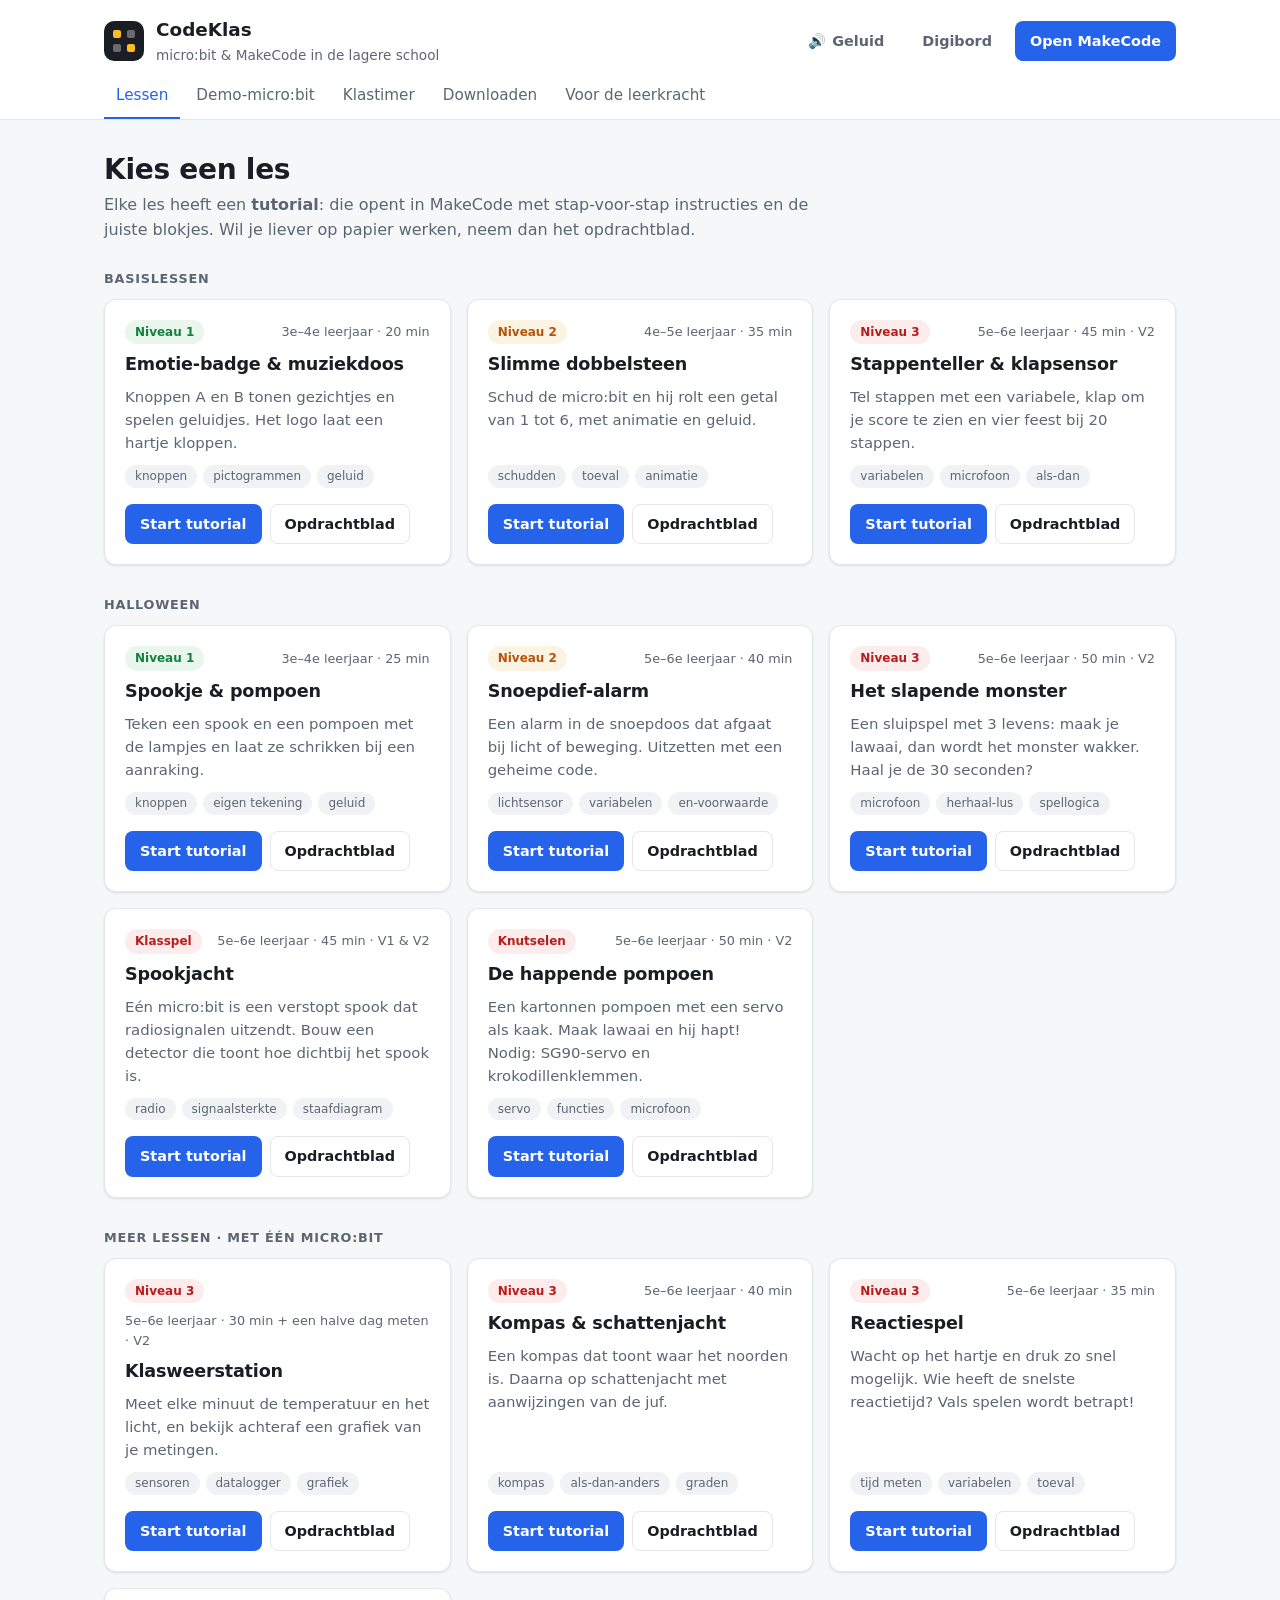
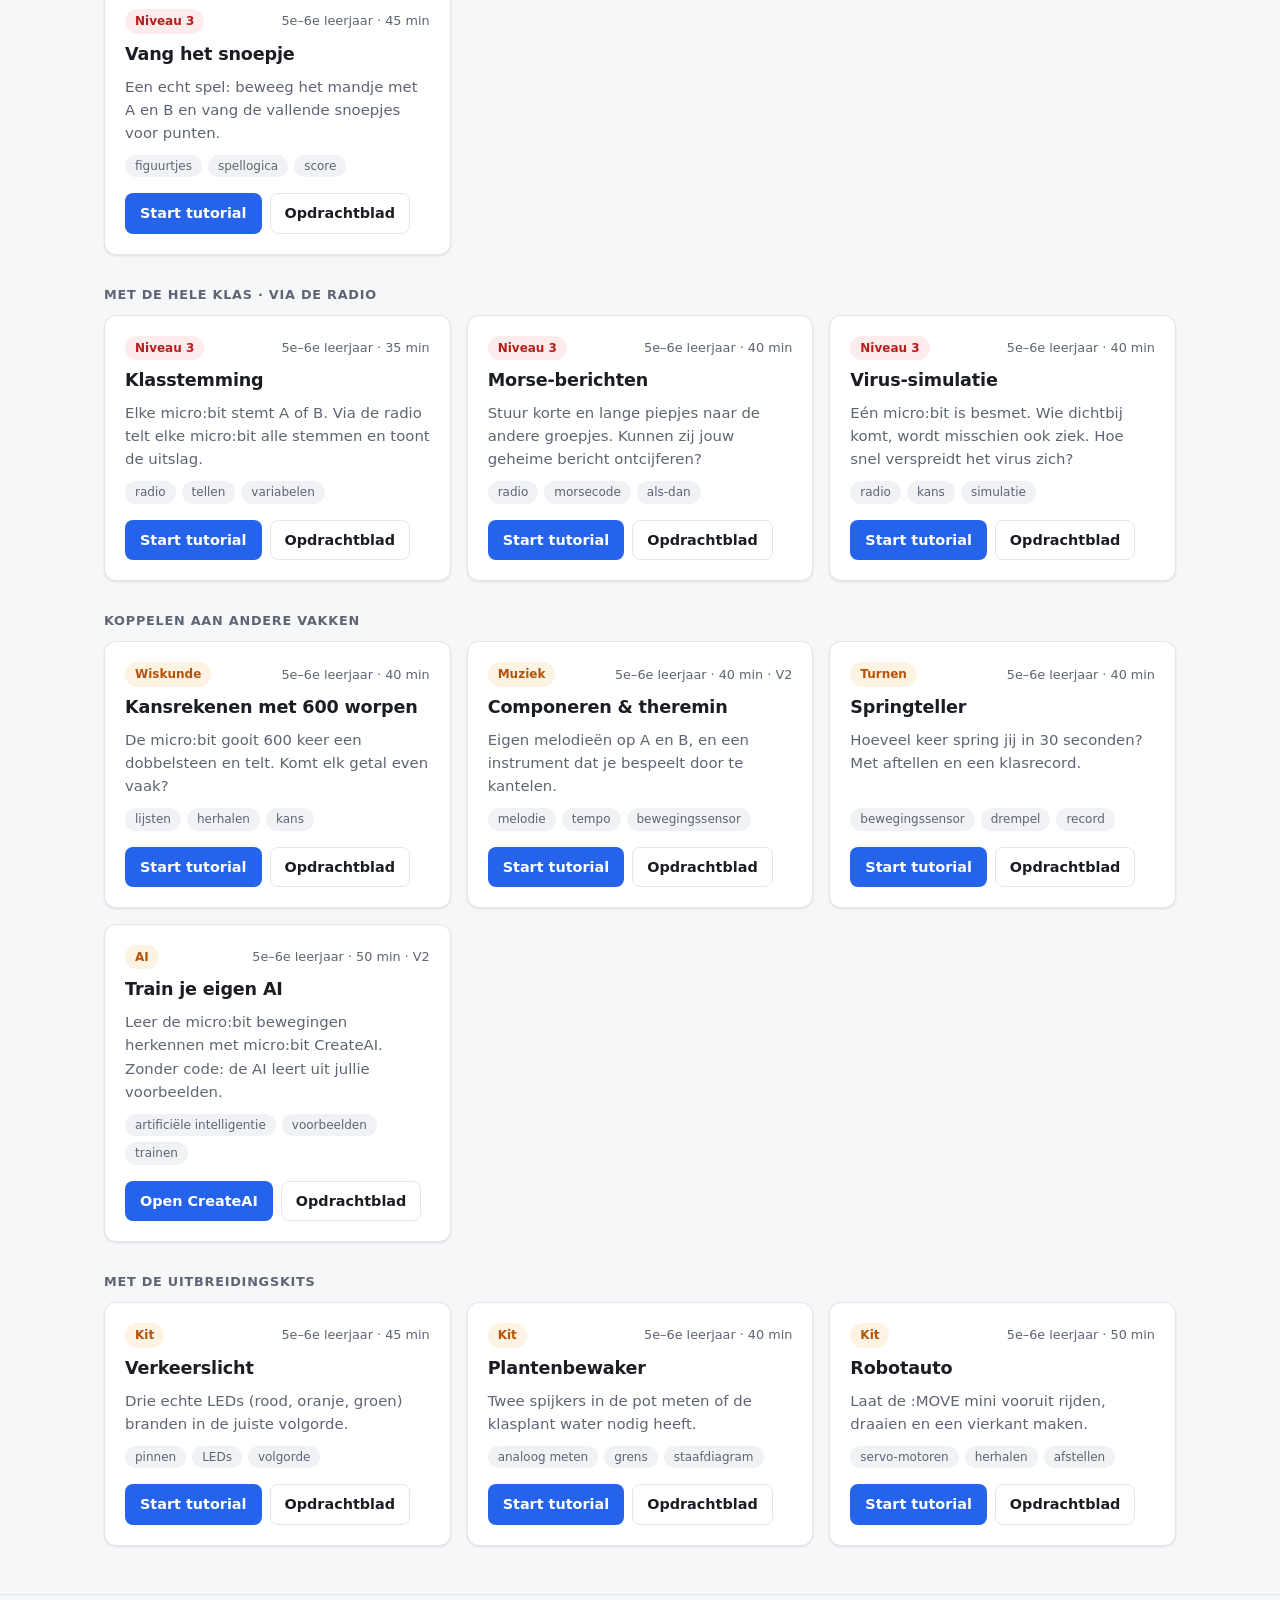
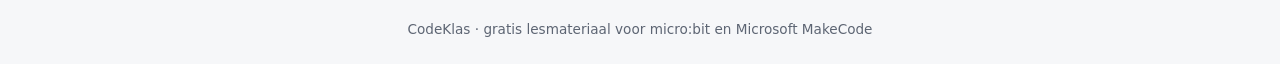
<file: index.html>
<!DOCTYPE html>
<html lang="nl">
<head>
  <meta charset="UTF-8">
  <meta http-equiv="refresh" content="0; url=site/">
  <title>CodeKlas</title>
</head>
<body>
  <p><a href="site/">Naar CodeKlas</a></p>
</body>
</html>
</file>
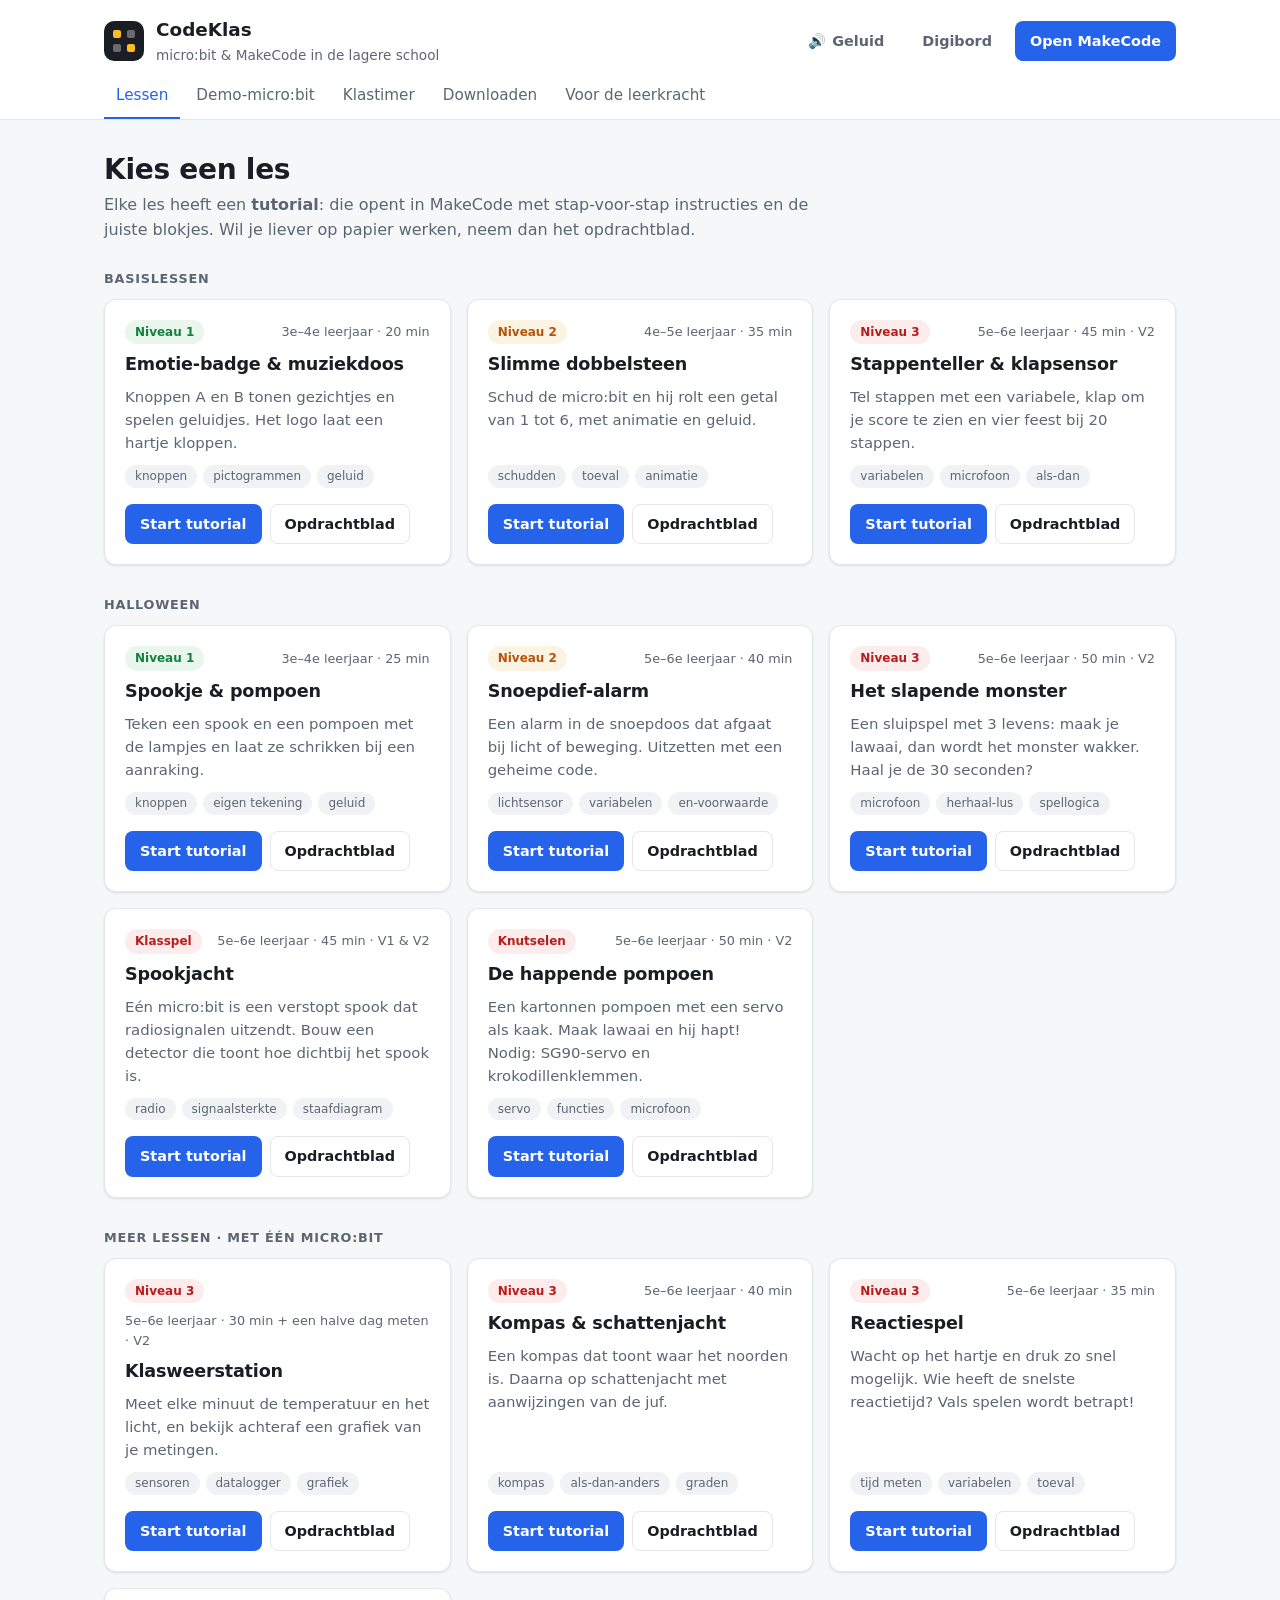
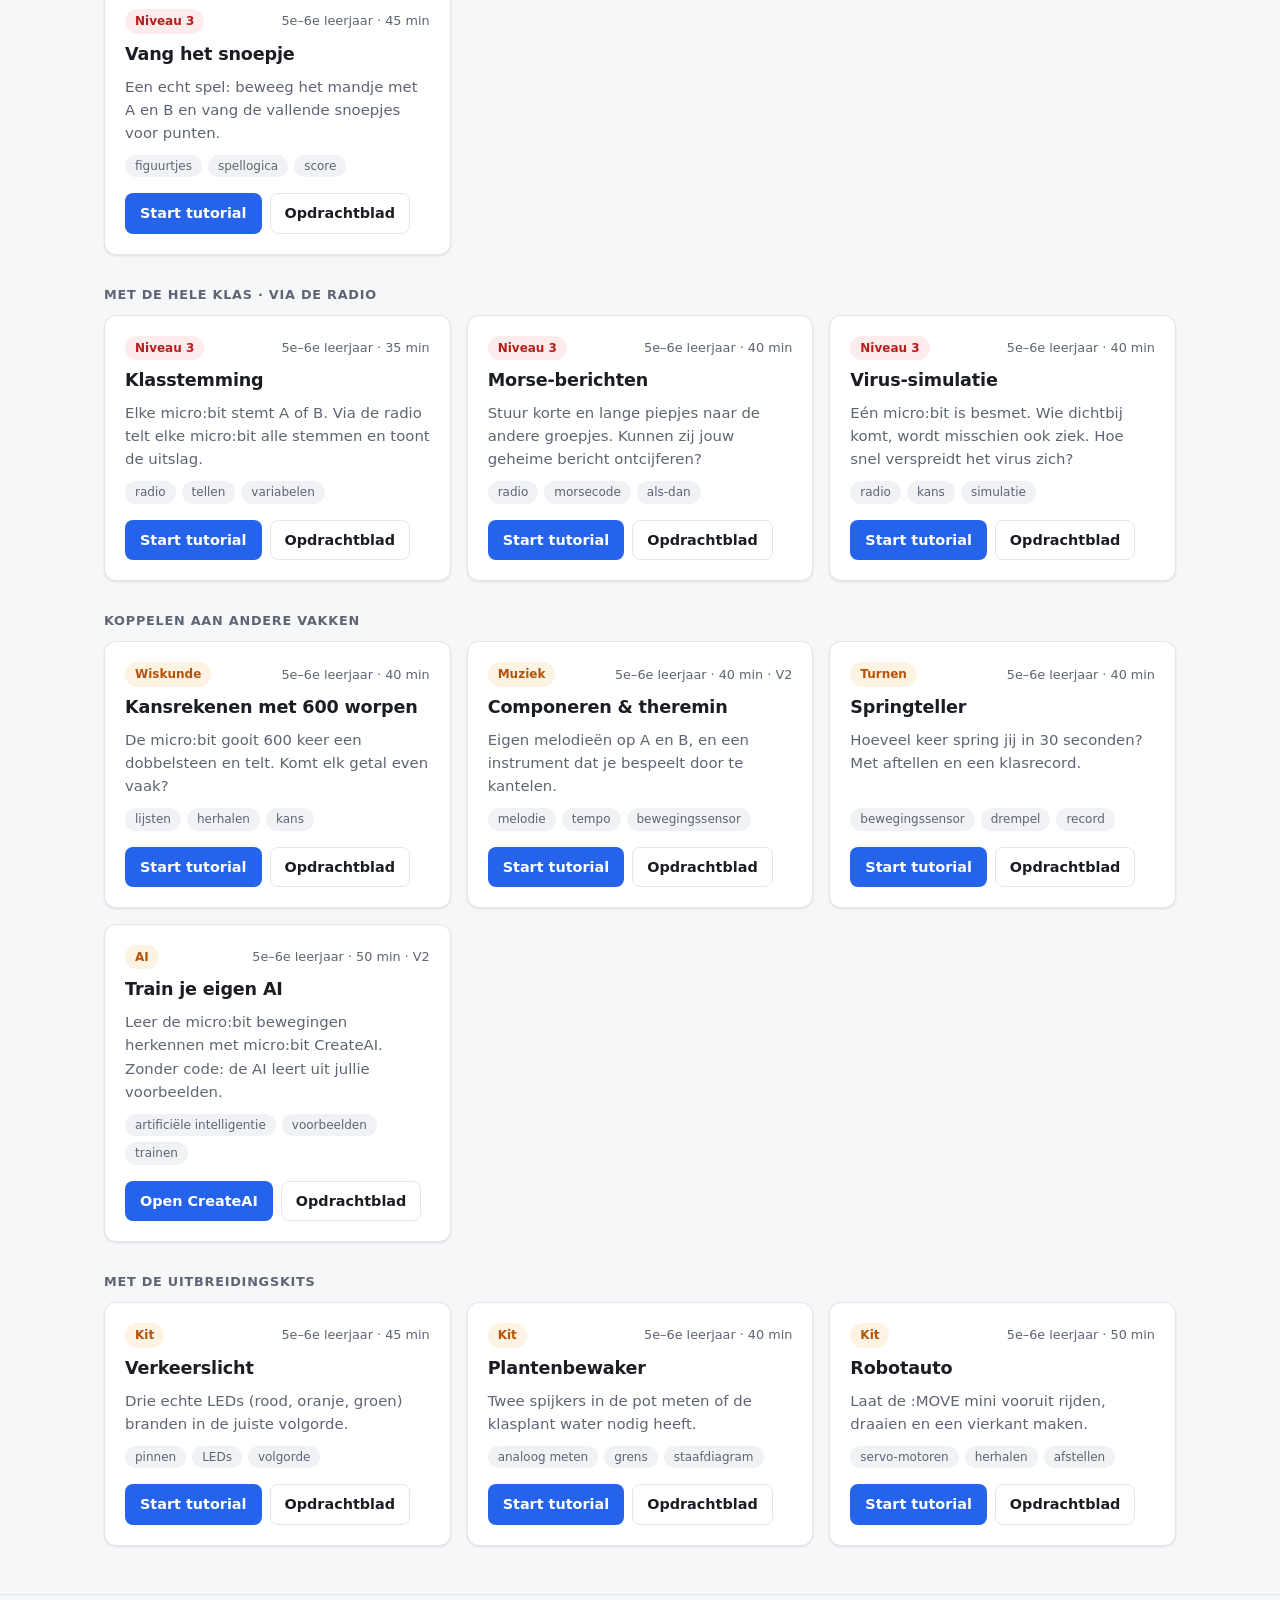
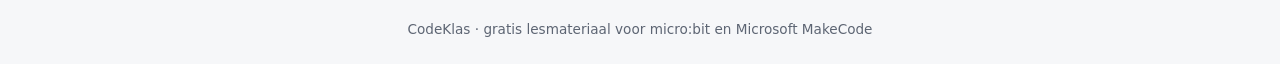
<file: site/index.html>
<!DOCTYPE html>
<html lang="nl">
<head>
  <meta charset="UTF-8">
  <meta name="viewport" content="width=device-width, initial-scale=1.0">
  <title>CodeKlas · micro:bit in de klas</title>
  <link rel="stylesheet" href="style.css">
</head>
<body>

  <header class="header">
    <div class="header-inner">
      <div class="brand">
        <div class="brand-mark" aria-hidden="true">
          <span></span><span></span><span></span><span></span>
        </div>
        <div>
          <div class="brand-name">CodeKlas</div>
          <div class="brand-sub">micro:bit &amp; MakeCode in de lagere school</div>
        </div>
      </div>
      <div class="header-actions">
        <button id="toggle-sound-btn" class="btn btn-ghost" title="Geluid aan/uit">
          <span id="sound-icon">🔊</span> Geluid
        </button>
        <button id="digibord-mode-btn" class="btn btn-ghost" title="Timer op volledig scherm">
          Digibord
        </button>
        <a href="https://makecode.microbit.org/?lang=nl" target="_blank" rel="noopener noreferrer" class="btn btn-primary">
          Open MakeCode
        </a>
      </div>
    </div>
    <nav class="nav-tabs" aria-label="Onderdelen">
      <button class="tab-btn active" data-tab="lessen">Lessen</button>
      <button class="tab-btn" data-tab="simulator">Demo-micro:bit</button>
      <button class="tab-btn" data-tab="timer">Klastimer</button>
      <button class="tab-btn" data-tab="uitleg-downloaden">Downloaden</button>
      <button class="tab-btn" data-tab="juf-tips">Voor de leerkracht</button>
    </nav>
  </header>

  <main class="main-container">

    <!-- LESSEN -->
    <section id="tab-lessen" class="tab-pane active">
      <div class="section-hero">
        <h1>Kies een les</h1>
        <p>Elke les heeft een <strong>tutorial</strong>: die opent in MakeCode met stap-voor-stap instructies en de juiste blokjes. Wil je liever op papier werken, neem dan het opdrachtblad.</p>
      </div>

      <h2 class="group-title">Basislessen</h2>
      <div class="lesson-grid">
        <article class="lesson-card">
          <div class="lesson-top">
            <span class="level level-1">Niveau 1</span>
            <span class="lesson-meta">3e–4e leerjaar · 20 min</span>
          </div>
          <h3>Emotie-badge &amp; muziekdoos</h3>
          <p>Knoppen A en B tonen gezichtjes en spelen geluidjes. Het logo laat een hartje kloppen.</p>
          <div class="lesson-skills"><span>knoppen</span><span>pictogrammen</span><span>geluid</span></div>
          <div class="lesson-actions">
            <a class="btn btn-primary" href="https://makecode.microbit.org/?lang=nl#tutorial:https://github.com/jufeklis/microbit/tutorials/emotie-badge" target="_blank" rel="noopener noreferrer">Start tutorial</a>
            <a class="btn btn-secondary" href="https://github.com/jufeklis/microbit/blob/main/opdrachten/emotie-badge.md" target="_blank" rel="noopener noreferrer">Opdrachtblad</a>
          </div>
        </article>

        <article class="lesson-card">
          <div class="lesson-top">
            <span class="level level-2">Niveau 2</span>
            <span class="lesson-meta">4e–5e leerjaar · 35 min</span>
          </div>
          <h3>Slimme dobbelsteen</h3>
          <p>Schud de micro:bit en hij rolt een getal van 1 tot 6, met animatie en geluid.</p>
          <div class="lesson-skills"><span>schudden</span><span>toeval</span><span>animatie</span></div>
          <div class="lesson-actions">
            <a class="btn btn-primary" href="https://makecode.microbit.org/?lang=nl#tutorial:https://github.com/jufeklis/microbit/tutorials/dobbelsteen" target="_blank" rel="noopener noreferrer">Start tutorial</a>
            <a class="btn btn-secondary" href="https://github.com/jufeklis/microbit/blob/main/opdrachten/dobbelsteen.md" target="_blank" rel="noopener noreferrer">Opdrachtblad</a>
          </div>
        </article>

        <article class="lesson-card">
          <div class="lesson-top">
            <span class="level level-3">Niveau 3</span>
            <span class="lesson-meta">5e–6e leerjaar · 45 min · V2</span>
          </div>
          <h3>Stappenteller &amp; klapsensor</h3>
          <p>Tel stappen met een variabele, klap om je score te zien en vier feest bij 20 stappen.</p>
          <div class="lesson-skills"><span>variabelen</span><span>microfoon</span><span>als-dan</span></div>
          <div class="lesson-actions">
            <a class="btn btn-primary" href="https://makecode.microbit.org/?lang=nl#tutorial:https://github.com/jufeklis/microbit/tutorials/stappenteller-klapsensor" target="_blank" rel="noopener noreferrer">Start tutorial</a>
            <a class="btn btn-secondary" href="https://github.com/jufeklis/microbit/blob/main/opdrachten/stappenteller.md" target="_blank" rel="noopener noreferrer">Opdrachtblad</a>
          </div>
        </article>
      </div>

      <h2 class="group-title">Halloween</h2>
      <div class="lesson-grid">
        <article class="lesson-card">
          <div class="lesson-top">
            <span class="level level-1">Niveau 1</span>
            <span class="lesson-meta">3e–4e leerjaar · 25 min</span>
          </div>
          <h3>Spookje &amp; pompoen</h3>
          <p>Teken een spook en een pompoen met de lampjes en laat ze schrikken bij een aanraking.</p>
          <div class="lesson-skills"><span>knoppen</span><span>eigen tekening</span><span>geluid</span></div>
          <div class="lesson-actions">
            <a class="btn btn-primary" href="https://makecode.microbit.org/?lang=nl#tutorial:https://github.com/jufeklis/microbit/tutorials/spook-en-pompoen" target="_blank" rel="noopener noreferrer">Start tutorial</a>
            <a class="btn btn-secondary" href="https://github.com/jufeklis/microbit/blob/main/opdrachten/spook-en-pompoen.md" target="_blank" rel="noopener noreferrer">Opdrachtblad</a>
          </div>
        </article>

        <article class="lesson-card">
          <div class="lesson-top">
            <span class="level level-2">Niveau 2</span>
            <span class="lesson-meta">5e–6e leerjaar · 40 min</span>
          </div>
          <h3>Snoepdief-alarm</h3>
          <p>Een alarm in de snoepdoos dat afgaat bij licht of beweging. Uitzetten met een geheime code.</p>
          <div class="lesson-skills"><span>lichtsensor</span><span>variabelen</span><span>en-voorwaarde</span></div>
          <div class="lesson-actions">
            <a class="btn btn-primary" href="https://makecode.microbit.org/?lang=nl#tutorial:https://github.com/jufeklis/microbit/tutorials/snoepdief-alarm" target="_blank" rel="noopener noreferrer">Start tutorial</a>
            <a class="btn btn-secondary" href="https://github.com/jufeklis/microbit/blob/main/opdrachten/snoepdief.md" target="_blank" rel="noopener noreferrer">Opdrachtblad</a>
          </div>
        </article>

        <article class="lesson-card">
          <div class="lesson-top">
            <span class="level level-3">Niveau 3</span>
            <span class="lesson-meta">5e–6e leerjaar · 50 min · V2</span>
          </div>
          <h3>Het slapende monster</h3>
          <p>Een sluipspel met 3 levens: maak je lawaai, dan wordt het monster wakker. Haal je de 30 seconden?</p>
          <div class="lesson-skills"><span>microfoon</span><span>herhaal-lus</span><span>spellogica</span></div>
          <div class="lesson-actions">
            <a class="btn btn-primary" href="https://makecode.microbit.org/?lang=nl#tutorial:https://github.com/jufeklis/microbit/tutorials/slapend-monster" target="_blank" rel="noopener noreferrer">Start tutorial</a>
            <a class="btn btn-secondary" href="https://github.com/jufeklis/microbit/blob/main/opdrachten/monster.md" target="_blank" rel="noopener noreferrer">Opdrachtblad</a>
          </div>
        </article>

        <article class="lesson-card">
          <div class="lesson-top">
            <span class="level level-3">Klasspel</span>
            <span class="lesson-meta">5e–6e leerjaar · 45 min · V1 &amp; V2</span>
          </div>
          <h3>Spookjacht</h3>
          <p>Eén micro:bit is een verstopt spook dat radiosignalen uitzendt. Bouw een detector die toont hoe dichtbij het spook is.</p>
          <div class="lesson-skills"><span>radio</span><span>signaalsterkte</span><span>staafdiagram</span></div>
          <div class="lesson-actions">
            <a class="btn btn-primary" href="https://makecode.microbit.org/?lang=nl#tutorial:https://github.com/jufeklis/microbit/tutorials/spookjacht" target="_blank" rel="noopener noreferrer">Start tutorial</a>
            <a class="btn btn-secondary" href="https://github.com/jufeklis/microbit/blob/main/opdrachten/spookjacht.md" target="_blank" rel="noopener noreferrer">Opdrachtblad</a>
          </div>
        </article>

        <article class="lesson-card">
          <div class="lesson-top">
            <span class="level level-3">Knutselen</span>
            <span class="lesson-meta">5e–6e leerjaar · 50 min · V2</span>
          </div>
          <h3>De happende pompoen</h3>
          <p>Een kartonnen pompoen met een servo als kaak. Maak lawaai en hij hapt! Nodig: SG90-servo en krokodillenklemmen.</p>
          <div class="lesson-skills"><span>servo</span><span>functies</span><span>microfoon</span></div>
          <div class="lesson-actions">
            <a class="btn btn-primary" href="https://makecode.microbit.org/?lang=nl#tutorial:https://github.com/jufeklis/microbit/tutorials/happende-pompoen" target="_blank" rel="noopener noreferrer">Start tutorial</a>
            <a class="btn btn-secondary" href="opdrachtblad-pompoen.html" target="_blank">Opdrachtblad</a>
          </div>
        </article>
      </div>

      <h2 class="group-title">Meer lessen · met één micro:bit</h2>
      <div class="lesson-grid">
        <article class="lesson-card">
          <div class="lesson-top">
            <span class="level level-3">Niveau 3</span>
            <span class="lesson-meta">5e–6e leerjaar · 30 min + een halve dag meten · V2</span>
          </div>
          <h3>Klasweerstation</h3>
          <p>Meet elke minuut de temperatuur en het licht, en bekijk achteraf een grafiek van je metingen.</p>
          <div class="lesson-skills"><span>sensoren</span><span>datalogger</span><span>grafiek</span></div>
          <div class="lesson-actions">
            <a class="btn btn-primary" href="https://makecode.microbit.org/?lang=nl#tutorial:https://github.com/jufeklis/microbit/tutorials/klasweerstation" target="_blank" rel="noopener noreferrer">Start tutorial</a>
            <a class="btn btn-secondary" href="https://github.com/jufeklis/microbit/blob/main/opdrachten/klasweerstation.md" target="_blank" rel="noopener noreferrer">Opdrachtblad</a>
          </div>
        </article>

        <article class="lesson-card">
          <div class="lesson-top">
            <span class="level level-3">Niveau 3</span>
            <span class="lesson-meta">5e–6e leerjaar · 40 min</span>
          </div>
          <h3>Kompas &amp; schattenjacht</h3>
          <p>Een kompas dat toont waar het noorden is. Daarna op schattenjacht met aanwijzingen van de juf.</p>
          <div class="lesson-skills"><span>kompas</span><span>als-dan-anders</span><span>graden</span></div>
          <div class="lesson-actions">
            <a class="btn btn-primary" href="https://makecode.microbit.org/?lang=nl#tutorial:https://github.com/jufeklis/microbit/tutorials/kompas-schattenjacht" target="_blank" rel="noopener noreferrer">Start tutorial</a>
            <a class="btn btn-secondary" href="https://github.com/jufeklis/microbit/blob/main/opdrachten/kompas-schattenjacht.md" target="_blank" rel="noopener noreferrer">Opdrachtblad</a>
          </div>
        </article>

        <article class="lesson-card">
          <div class="lesson-top">
            <span class="level level-3">Niveau 3</span>
            <span class="lesson-meta">5e–6e leerjaar · 35 min</span>
          </div>
          <h3>Reactiespel</h3>
          <p>Wacht op het hartje en druk zo snel mogelijk. Wie heeft de snelste reactietijd? Vals spelen wordt betrapt!</p>
          <div class="lesson-skills"><span>tijd meten</span><span>variabelen</span><span>toeval</span></div>
          <div class="lesson-actions">
            <a class="btn btn-primary" href="https://makecode.microbit.org/?lang=nl#tutorial:https://github.com/jufeklis/microbit/tutorials/reactiespel" target="_blank" rel="noopener noreferrer">Start tutorial</a>
            <a class="btn btn-secondary" href="https://github.com/jufeklis/microbit/blob/main/opdrachten/reactiespel.md" target="_blank" rel="noopener noreferrer">Opdrachtblad</a>
          </div>
        </article>

        <article class="lesson-card">
          <div class="lesson-top">
            <span class="level level-3">Niveau 3</span>
            <span class="lesson-meta">5e–6e leerjaar · 45 min</span>
          </div>
          <h3>Vang het snoepje</h3>
          <p>Een echt spel: beweeg het mandje met A en B en vang de vallende snoepjes voor punten.</p>
          <div class="lesson-skills"><span>figuurtjes</span><span>spellogica</span><span>score</span></div>
          <div class="lesson-actions">
            <a class="btn btn-primary" href="https://makecode.microbit.org/?lang=nl#tutorial:https://github.com/jufeklis/microbit/tutorials/vang-het-snoepje" target="_blank" rel="noopener noreferrer">Start tutorial</a>
            <a class="btn btn-secondary" href="https://github.com/jufeklis/microbit/blob/main/opdrachten/vang-het-snoepje.md" target="_blank" rel="noopener noreferrer">Opdrachtblad</a>
          </div>
        </article>
      </div>

      <h2 class="group-title">Met de hele klas · via de radio</h2>
      <div class="lesson-grid">
        <article class="lesson-card">
          <div class="lesson-top">
            <span class="level level-3">Niveau 3</span>
            <span class="lesson-meta">5e–6e leerjaar · 35 min</span>
          </div>
          <h3>Klasstemming</h3>
          <p>Elke micro:bit stemt A of B. Via de radio telt elke micro:bit alle stemmen en toont de uitslag.</p>
          <div class="lesson-skills"><span>radio</span><span>tellen</span><span>variabelen</span></div>
          <div class="lesson-actions">
            <a class="btn btn-primary" href="https://makecode.microbit.org/?lang=nl#tutorial:https://github.com/jufeklis/microbit/tutorials/klasstemming" target="_blank" rel="noopener noreferrer">Start tutorial</a>
            <a class="btn btn-secondary" href="https://github.com/jufeklis/microbit/blob/main/opdrachten/klasstemming.md" target="_blank" rel="noopener noreferrer">Opdrachtblad</a>
          </div>
        </article>

        <article class="lesson-card">
          <div class="lesson-top">
            <span class="level level-3">Niveau 3</span>
            <span class="lesson-meta">5e–6e leerjaar · 40 min</span>
          </div>
          <h3>Morse-berichten</h3>
          <p>Stuur korte en lange piepjes naar de andere groepjes. Kunnen zij jouw geheime bericht ontcijferen?</p>
          <div class="lesson-skills"><span>radio</span><span>morsecode</span><span>als-dan</span></div>
          <div class="lesson-actions">
            <a class="btn btn-primary" href="https://makecode.microbit.org/?lang=nl#tutorial:https://github.com/jufeklis/microbit/tutorials/morse-berichten" target="_blank" rel="noopener noreferrer">Start tutorial</a>
            <a class="btn btn-secondary" href="https://github.com/jufeklis/microbit/blob/main/opdrachten/morse-berichten.md" target="_blank" rel="noopener noreferrer">Opdrachtblad</a>
          </div>
        </article>

        <article class="lesson-card">
          <div class="lesson-top">
            <span class="level level-3">Niveau 3</span>
            <span class="lesson-meta">5e–6e leerjaar · 40 min</span>
          </div>
          <h3>Virus-simulatie</h3>
          <p>Eén micro:bit is besmet. Wie dichtbij komt, wordt misschien ook ziek. Hoe snel verspreidt het virus zich?</p>
          <div class="lesson-skills"><span>radio</span><span>kans</span><span>simulatie</span></div>
          <div class="lesson-actions">
            <a class="btn btn-primary" href="https://makecode.microbit.org/?lang=nl#tutorial:https://github.com/jufeklis/microbit/tutorials/virus-simulatie" target="_blank" rel="noopener noreferrer">Start tutorial</a>
            <a class="btn btn-secondary" href="https://github.com/jufeklis/microbit/blob/main/opdrachten/virus-simulatie.md" target="_blank" rel="noopener noreferrer">Opdrachtblad</a>
          </div>
        </article>
      </div>

      <h2 class="group-title">Koppelen aan andere vakken</h2>
      <div class="lesson-grid">
        <article class="lesson-card">
          <div class="lesson-top">
            <span class="level level-2">Wiskunde</span>
            <span class="lesson-meta">5e–6e leerjaar · 40 min</span>
          </div>
          <h3>Kansrekenen met 600 worpen</h3>
          <p>De micro:bit gooit 600 keer een dobbelsteen en telt. Komt elk getal even vaak?</p>
          <div class="lesson-skills"><span>lijsten</span><span>herhalen</span><span>kans</span></div>
          <div class="lesson-actions">
            <a class="btn btn-primary" href="https://makecode.microbit.org/?lang=nl#tutorial:https://github.com/jufeklis/microbit/tutorials/kansrekenen" target="_blank" rel="noopener noreferrer">Start tutorial</a>
            <a class="btn btn-secondary" href="https://github.com/jufeklis/microbit/blob/main/opdrachten/kansrekenen.md" target="_blank" rel="noopener noreferrer">Opdrachtblad</a>
          </div>
        </article>

        <article class="lesson-card">
          <div class="lesson-top">
            <span class="level level-2">Muziek</span>
            <span class="lesson-meta">5e–6e leerjaar · 40 min · V2</span>
          </div>
          <h3>Componeren &amp; theremin</h3>
          <p>Eigen melodieën op A en B, en een instrument dat je bespeelt door te kantelen.</p>
          <div class="lesson-skills"><span>melodie</span><span>tempo</span><span>bewegingssensor</span></div>
          <div class="lesson-actions">
            <a class="btn btn-primary" href="https://makecode.microbit.org/?lang=nl#tutorial:https://github.com/jufeklis/microbit/tutorials/componeren" target="_blank" rel="noopener noreferrer">Start tutorial</a>
            <a class="btn btn-secondary" href="https://github.com/jufeklis/microbit/blob/main/opdrachten/componeren.md" target="_blank" rel="noopener noreferrer">Opdrachtblad</a>
          </div>
        </article>

        <article class="lesson-card">
          <div class="lesson-top">
            <span class="level level-2">Turnen</span>
            <span class="lesson-meta">5e–6e leerjaar · 40 min</span>
          </div>
          <h3>Springteller</h3>
          <p>Hoeveel keer spring jij in 30 seconden? Met aftellen en een klasrecord.</p>
          <div class="lesson-skills"><span>bewegingssensor</span><span>drempel</span><span>record</span></div>
          <div class="lesson-actions">
            <a class="btn btn-primary" href="https://makecode.microbit.org/?lang=nl#tutorial:https://github.com/jufeklis/microbit/tutorials/springteller" target="_blank" rel="noopener noreferrer">Start tutorial</a>
            <a class="btn btn-secondary" href="https://github.com/jufeklis/microbit/blob/main/opdrachten/springteller.md" target="_blank" rel="noopener noreferrer">Opdrachtblad</a>
          </div>
        </article>

        <article class="lesson-card">
          <div class="lesson-top">
            <span class="level level-2">AI</span>
            <span class="lesson-meta">5e–6e leerjaar · 50 min · V2</span>
          </div>
          <h3>Train je eigen AI</h3>
          <p>Leer de micro:bit bewegingen herkennen met micro:bit CreateAI. Zonder code: de AI leert uit jullie voorbeelden.</p>
          <div class="lesson-skills"><span>artificiële intelligentie</span><span>voorbeelden</span><span>trainen</span></div>
          <div class="lesson-actions">
            <a class="btn btn-primary" href="https://createai.microbit.org" target="_blank" rel="noopener noreferrer">Open CreateAI</a>
            <a class="btn btn-secondary" href="https://github.com/jufeklis/microbit/blob/main/opdrachten/createai.md" target="_blank" rel="noopener noreferrer">Opdrachtblad</a>
          </div>
        </article>
      </div>

      <h2 class="group-title">Met de uitbreidingskits</h2>
      <div class="lesson-grid">
        <article class="lesson-card">
          <div class="lesson-top">
            <span class="level level-2">Kit</span>
            <span class="lesson-meta">5e–6e leerjaar · 45 min</span>
          </div>
          <h3>Verkeerslicht</h3>
          <p>Drie echte LEDs (rood, oranje, groen) branden in de juiste volgorde.</p>
          <div class="lesson-skills"><span>pinnen</span><span>LEDs</span><span>volgorde</span></div>
          <div class="lesson-actions">
            <a class="btn btn-primary" href="https://makecode.microbit.org/?lang=nl#tutorial:https://github.com/jufeklis/microbit/tutorials/verkeerslicht" target="_blank" rel="noopener noreferrer">Start tutorial</a>
            <a class="btn btn-secondary" href="https://github.com/jufeklis/microbit/blob/main/opdrachten/verkeerslicht.md" target="_blank" rel="noopener noreferrer">Opdrachtblad</a>
          </div>
        </article>

        <article class="lesson-card">
          <div class="lesson-top">
            <span class="level level-2">Kit</span>
            <span class="lesson-meta">5e–6e leerjaar · 40 min</span>
          </div>
          <h3>Plantenbewaker</h3>
          <p>Twee spijkers in de pot meten of de klasplant water nodig heeft.</p>
          <div class="lesson-skills"><span>analoog meten</span><span>grens</span><span>staafdiagram</span></div>
          <div class="lesson-actions">
            <a class="btn btn-primary" href="https://makecode.microbit.org/?lang=nl#tutorial:https://github.com/jufeklis/microbit/tutorials/plantenbewaker" target="_blank" rel="noopener noreferrer">Start tutorial</a>
            <a class="btn btn-secondary" href="https://github.com/jufeklis/microbit/blob/main/opdrachten/plantenbewaker.md" target="_blank" rel="noopener noreferrer">Opdrachtblad</a>
          </div>
        </article>

        <article class="lesson-card">
          <div class="lesson-top">
            <span class="level level-2">Kit</span>
            <span class="lesson-meta">5e–6e leerjaar · 50 min</span>
          </div>
          <h3>Robotauto</h3>
          <p>Laat de :MOVE mini vooruit rijden, draaien en een vierkant maken.</p>
          <div class="lesson-skills"><span>servo-motoren</span><span>herhalen</span><span>afstellen</span></div>
          <div class="lesson-actions">
            <a class="btn btn-primary" href="https://makecode.microbit.org/?lang=nl#tutorial:https://github.com/jufeklis/microbit/tutorials/robotauto" target="_blank" rel="noopener noreferrer">Start tutorial</a>
            <a class="btn btn-secondary" href="https://github.com/jufeklis/microbit/blob/main/opdrachten/robotauto.md" target="_blank" rel="noopener noreferrer">Opdrachtblad</a>
          </div>
        </article>
      </div>
    </section>

    <!-- DEMO-MICRO:BIT -->
    <section id="tab-simulator" class="tab-pane">
      <div class="section-hero">
        <h1>Demo-micro:bit</h1>
        <p>Om op het digibord te tonen wat een micro:bit kan. De echte code van de leerlingen test je in de simulator van MakeCode.</p>
      </div>

      <div class="sim-wrapper">
        <div class="sim-left">
          <div class="microbit-board" id="virtual-microbit">
            <div class="mb-top">
              <div class="mb-logo" id="sim-logo" title="Raak het logo aan"></div>
            </div>
            <div class="mb-center">
              <button class="mb-btn" id="sim-btn-a" aria-label="Knop A">A</button>
              <div class="mb-matrix" id="sim-matrix"></div>
              <button class="mb-btn" id="sim-btn-b" aria-label="Knop B">B</button>
            </div>
            <div class="mb-bottom">
              <div class="mb-edge-pin">0</div>
              <div class="mb-edge-pin">1</div>
              <div class="mb-edge-pin">2</div>
              <div class="mb-edge-pin">3V</div>
              <div class="mb-edge-pin">GND</div>
            </div>
          </div>

          <div class="card">
            <h3>Sensoren</h3>
            <div class="button-row">
              <button class="btn btn-secondary" id="shake-btn">Schudden</button>
              <button class="btn btn-secondary" id="clap-btn">Klappen</button>
              <button class="btn btn-secondary" id="btn-ab">Knop A+B</button>
              <button class="btn btn-ghost" id="clear-sim-btn">Wis scherm</button>
            </div>
            <div id="sim-status-label" class="status-label">Klik op A, B, het logo of een sensor.</div>
          </div>
        </div>

        <div class="sim-right">
          <div class="card">
            <h3>Geluiden</h3>
            <div class="chip-grid">
              <button class="chip" data-song="bading">Ba-ding</button>
              <button class="chip" data-song="wawa">Wawawawaa</button>
              <button class="chip" data-song="diceroll">Dobbelsteen</button>
              <button class="chip" data-song="ode">Ode aan de vreugde</button>
              <button class="chip" data-song="boo">Spook</button>
              <button class="chip" data-song="siren">Sirene</button>
              <button class="chip" data-song="roar">Monster</button>
              <button class="chip" data-song="snore">Snurken</button>
            </div>
          </div>

          <div class="card">
            <h3>Pictogrammen</h3>
            <div class="chip-grid">
              <button class="chip" data-pattern="heart">Hartje</button>
              <button class="chip" data-pattern="happy">Blij</button>
              <button class="chip" data-pattern="ghost">Spook</button>
              <button class="chip" data-pattern="pumpkin">Pompoen</button>
              <button class="chip" data-pattern="skull">Doodshoofd</button>
              <button class="chip" data-pattern="bat">Vleermuis</button>
            </div>
          </div>
        </div>
      </div>
    </section>

    <!-- KLASTIMER -->
    <section id="tab-timer" class="tab-pane">
      <div class="timer-container" id="timer-box">
        <div class="section-hero">
          <h1>Klastimer &amp; rolwissel</h1>
          <p>Gaat de bel, dan schuift iedereen één rol door.</p>
        </div>

        <div class="big-timer-circle">
          <svg class="progress-ring" viewBox="0 0 280 280">
            <circle class="progress-ring-bg" stroke-width="14" fill="transparent" r="120" cx="140" cy="140"/>
            <circle id="progress-circle" class="progress-ring-fill" stroke="#0078d7" stroke-width="14" stroke-dasharray="753.98" stroke-dashoffset="0" stroke-linecap="round" fill="transparent" r="120" cx="140" cy="140"/>
          </svg>
          <div class="timer-time-display">
            <span id="timer-display">10:00</span>
            <span class="timer-caption">tot de rolwissel</span>
          </div>
        </div>

        <div class="button-row center">
          <button id="timer-start-btn" class="btn btn-primary btn-lg">Start</button>
          <button id="timer-pause-btn" class="btn btn-secondary btn-lg" disabled>Pauze</button>
          <button id="timer-reset-btn" class="btn btn-ghost btn-lg">Reset</button>
        </div>

        <div class="timer-presets">
          <button class="preset-btn" data-time="300">5 min</button>
          <button class="preset-btn active" data-time="600">10 min</button>
          <button class="preset-btn" data-time="900">15 min</button>
        </div>

        <h2 class="group-title">De 4 rollen in een groepje</h2>
        <div class="roles-grid">
          <div class="role-card"><span class="role-num">1</span><h4>Piloot</h4><p>Bedient de muis en sleept de blokjes in MakeCode.</p></div>
          <div class="role-card"><span class="role-num">2</span><h4>Navigator</h4><p>Leest de instructies voor en controleert elke stap.</p></div>
          <div class="role-card"><span class="role-num">3</span><h4>Tester</h4><p>Downloadt de code en test op de echte micro:bit.</p></div>
          <div class="role-card"><span class="role-num">4</span><h4>Vormgever</h4><p>Bedenkt tekeningen, geluiden en extra's.</p></div>
        </div>
      </div>
    </section>

    <!-- DOWNLOADEN -->
    <section id="tab-uitleg-downloaden" class="tab-pane">
      <div class="section-hero">
        <h1>Code op de micro:bit zetten</h1>
        <p>In drie stappen draait je programma op de micro:bit, ook zonder computer.</p>
      </div>

      <div class="steps-grid">
        <div class="step-card">
          <span class="step-num">1</span>
          <h3>Sluit de USB-kabel aan</h3>
          <p>Verbind de micro:bit met de computer of Chromebook. Het lampje achteraan licht op.</p>
        </div>
        <div class="step-card">
          <span class="step-num">2</span>
          <h3>Klik op Downloaden</h3>
          <p>Klik in MakeCode linksonder op <strong>Downloaden</strong>. Het gele lampje achteraan knippert.</p>
        </div>
        <div class="step-card">
          <span class="step-num">3</span>
          <h3>Kabel los, batterij aan</h3>
          <p>Stopt het knipperen? Dan is de code geladen. Maak de kabel los en klik het batterijbakje vast.</p>
        </div>
      </div>

      <div class="card note">
        <strong>Tip:</strong> klik de eerste keer in MakeCode op de drie puntjes naast Downloaden en kies <strong>Apparaat koppelen</strong>. Daarna gaat downloaden met één klik.
      </div>
    </section>

    <!-- VOOR DE LEERKRACHT -->
    <section id="tab-juf-tips" class="tab-pane">
      <div class="section-hero">
        <h1>Voor de leerkracht</h1>
        <p>Praktische tips voor een vlotte programmeerles.</p>
      </div>

      <div class="tips-grid">
        <div class="card">
          <h3>Lesplan van 50 minuten</h3>
          <ul>
            <li><strong>10 min</strong>: introductie op het digibord met de demo-micro:bit</li>
            <li><strong>30 min</strong>: zelf programmeren in groepjes, met de klastimer</li>
            <li><strong>10 min</strong>: toonmoment</li>
          </ul>
        </div>
        <div class="card">
          <h3>micro:bit V1 of V2?</h3>
          <p>De stappenteller en het monster gebruiken de microfoon en speaker. Die zitten alleen op een <strong>V2</strong>: kijk of er een gouden logo met een aanraaksensor op staat.</p>
        </div>
        <div class="card">
          <h3>Startgids &amp; opdrachtbladen</h3>
          <p>Alle opdrachtbladen en de <a href="https://github.com/jufeklis/microbit/blob/main/opdrachten/startgids-leerkracht.md" target="_blank" rel="noopener noreferrer">startgids voor de leerkracht</a> staan op <a href="https://github.com/jufeklis/microbit" target="_blank" rel="noopener noreferrer">GitHub</a>.</p>
        </div>
        <div class="card">
          <h3>Halloween</h3>
          <p>Laat de leerlingen een papieren pompoen of spook knutselen rond de micro:bit en verduister de klas voor het toonmoment.</p>
        </div>
        <div class="card">
          <h3>Juf-tools voor op je eigen micro:bit</h3>
          <p>Download het bestand en sleep het naar het station MICROBIT.</p>
          <ul>
            <li><a href="https://github.com/jufeklis/microbit/raw/main/juf-tools/lawaaimeter.hex">Lawaaimeter</a> (V2): staafjes tonen hoe luid de klas is</li>
            <li><a href="https://github.com/jufeklis/microbit/raw/main/juf-tools/beurtkiezer.hex">Beurtkiezer</a>: kiest wie aan de beurt is</li>
            <li><a href="https://github.com/jufeklis/microbit/raw/main/juf-tools/quiz-zoemers.hex">Quiz-zoemers</a>: zoemers en scorebord voor de groepjes</li>
          </ul>
          <p><a href="https://github.com/jufeklis/microbit/tree/main/juf-tools" target="_blank" rel="noopener noreferrer">Uitleg en aanpassen</a></p>
        </div>
      </div>
    </section>

  </main>

  <footer class="footer">
    CodeKlas · gratis lesmateriaal voor micro:bit en Microsoft MakeCode
  </footer>

  <script src="sound.js"></script>
  <script src="app.js"></script>
</body>
</html>
</file>
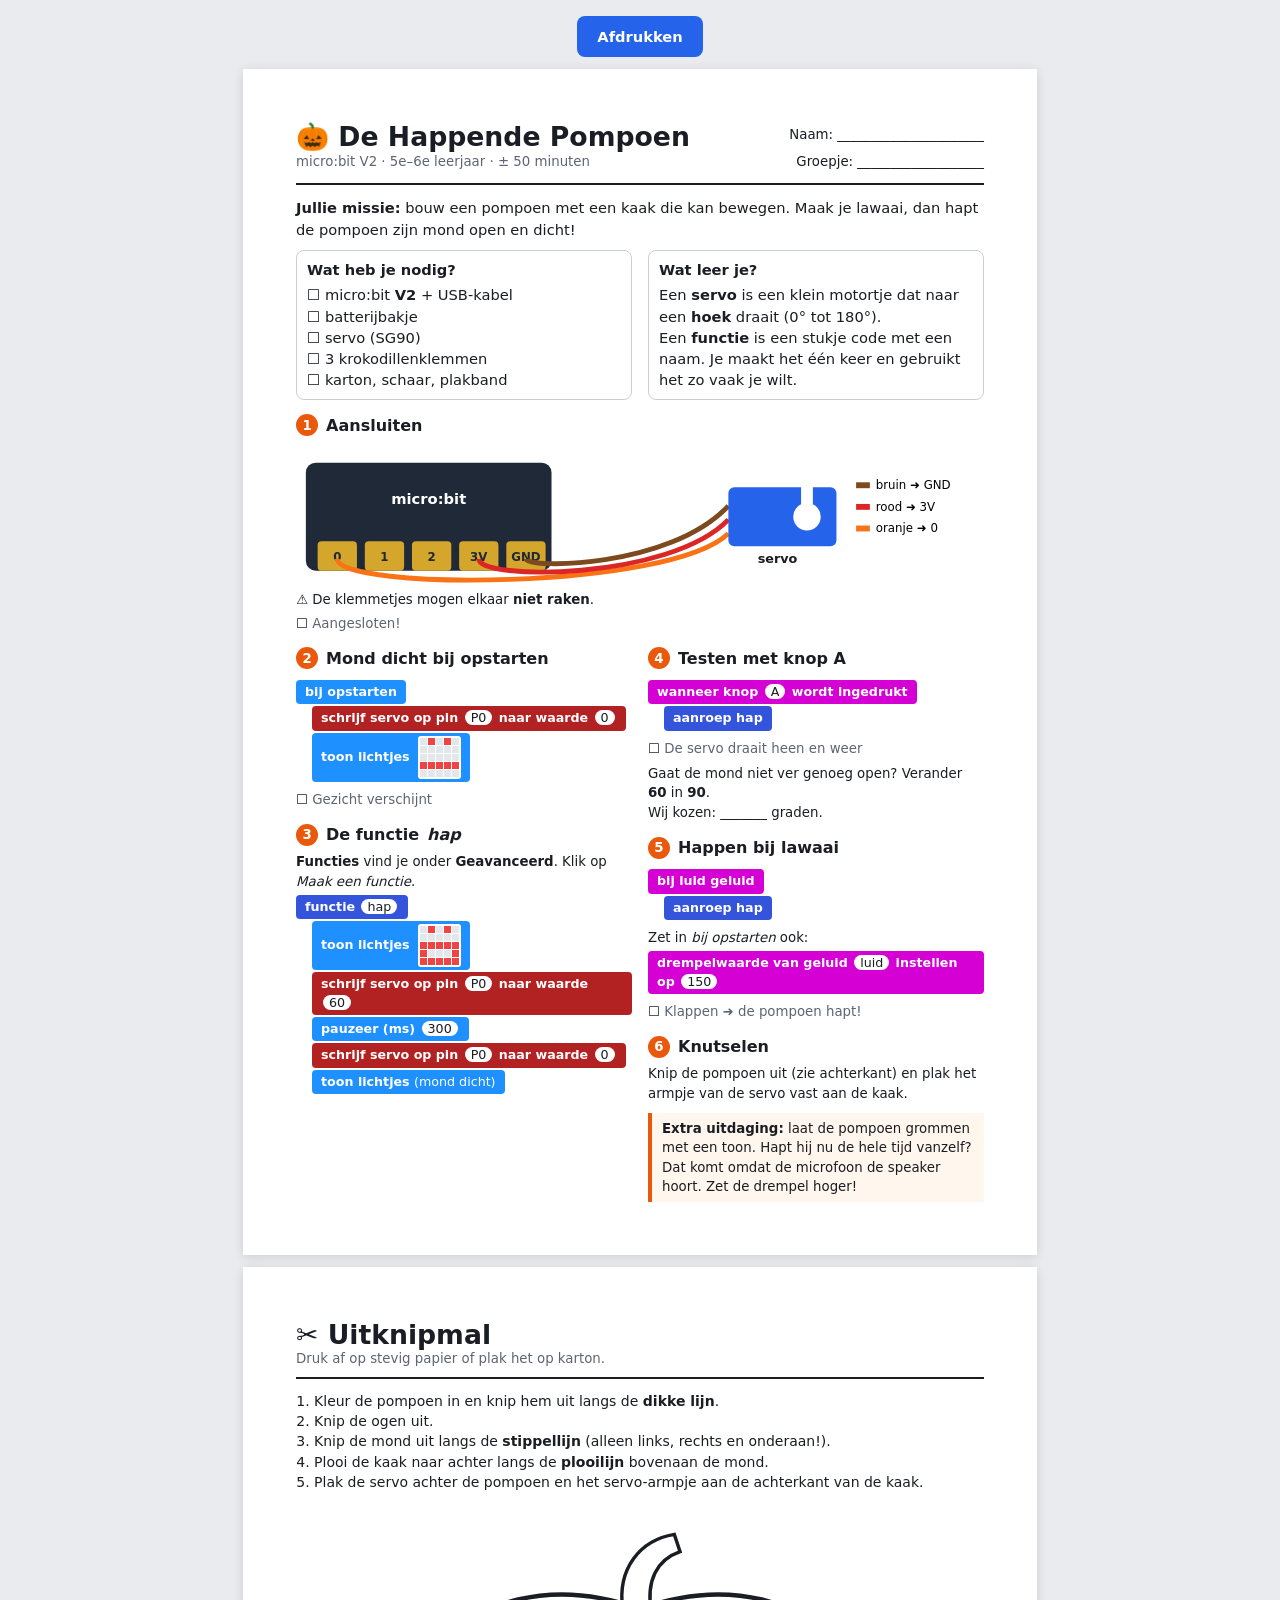
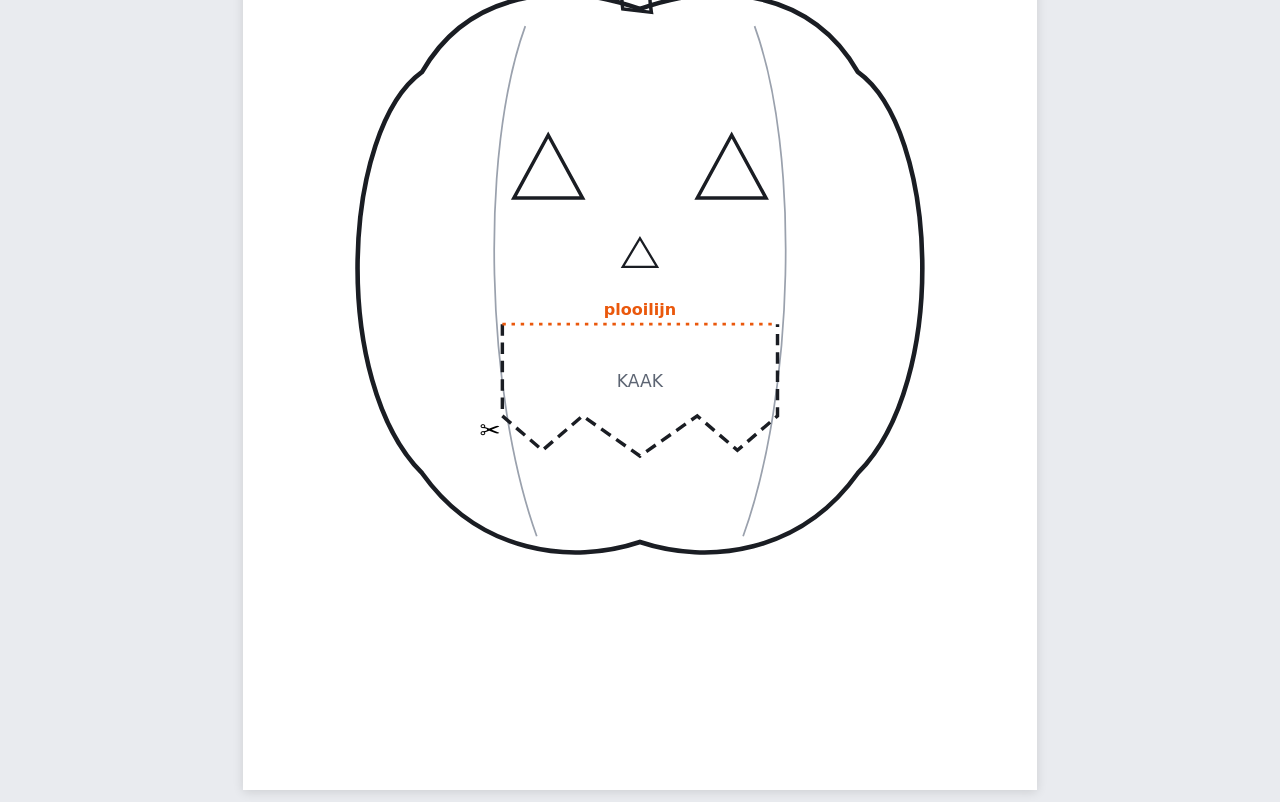
<file: site/opdrachtblad-pompoen.html>
<!DOCTYPE html>
<html lang="nl">
<head>
  <meta charset="UTF-8">
  <meta name="viewport" content="width=device-width, initial-scale=1.0">
  <title>Opdrachtblad · De Happende Pompoen</title>
  <style>
    @page { size: A4; margin: 14mm; }
    * { box-sizing: border-box; margin: 0; padding: 0; }
    body {
      font-family: system-ui, -apple-system, 'Segoe UI', sans-serif;
      color: #1a1d23;
      background: #e9ebef;
      font-size: 11pt;
      line-height: 1.45;
    }
    .page {
      width: 210mm;
      min-height: 297mm;
      margin: 12px auto;
      padding: 14mm;
      background: #fff;
      box-shadow: 0 2px 10px rgba(0,0,0,.12);
    }
    .print-btn {
      display: block;
      margin: 16px auto 0;
      font: inherit;
      font-weight: 600;
      padding: 10px 20px;
      border: none;
      border-radius: 8px;
      background: #2563eb;
      color: #fff;
      cursor: pointer;
    }
    @media print {
      body { background: none; }
      .page { margin: 0; padding: 0; box-shadow: none; width: auto; min-height: 0; }
      .page + .page { break-before: page; }
      .print-btn { display: none; }
    }

    header { display: flex; justify-content: space-between; align-items: flex-start; gap: 16px; border-bottom: 2px solid #1a1d23; padding-bottom: 8px; margin-bottom: 12px; }
    h1 { font-size: 20pt; line-height: 1.1; }
    .sub { color: #5d6573; font-size: 10pt; }
    .names { font-size: 10pt; text-align: right; line-height: 2; white-space: nowrap; }
    h2 { font-size: 12pt; margin: 14px 0 6px; display: flex; align-items: center; gap: 8px; }
    .num { display: inline-grid; place-items: center; width: 22px; height: 22px; border-radius: 50%; background: #ea580c; color: #fff; font-size: 10pt; flex-shrink: 0; }
    p + p { margin-top: 4px; }
    .two-col { display: grid; grid-template-columns: 1fr 1fr; gap: 16px; }
    .box { border: 1.5px solid #c9cdd4; border-radius: 8px; padding: 8px 10px; }
    ul.check { list-style: none; }
    ul.check li::before { content: '☐  '; }
    .done { margin-top: 4px; font-size: 10pt; color: #5d6573; }
    .done::before { content: '☐ '; color: #1a1d23; }

    /* MakeCode-blokjes */
    .blocks { display: inline-flex; flex-direction: column; gap: 2px; margin: 4px 0; font-size: 9.5pt; font-weight: 600; }
    .b { color: #fff; padding: 3px 9px; border-radius: 4px; width: fit-content; -webkit-print-color-adjust: exact; print-color-adjust: exact; }
    .b .v { background: #fff; color: #1a1d23; border-radius: 9px; padding: 0 6px; margin: 0 2px; font-weight: 500; }
    .in1 { margin-left: 16px; }
    .basic { background: #1e90ff; }
    .input { background: #d400d4; }
    .pins { background: #b22222; }
    .func { background: #3455db; }
    .leds { display: inline-grid; grid-template-columns: repeat(5, 7px); gap: 1px; vertical-align: middle; margin-left: 4px; background: #fff; padding: 2px; border-radius: 3px; }
    .leds i { width: 7px; height: 7px; background: #e3e6eb; }
    .leds i.on { background: #ef4444; }

    svg { display: block; }
    .wiring { width: 100%; height: auto; -webkit-print-color-adjust: exact; print-color-adjust: exact; }
    .tip { background: #fff7ed; border-left: 4px solid #ea580c; padding: 6px 10px; font-size: 10pt; margin-top: 10px; -webkit-print-color-adjust: exact; print-color-adjust: exact; }
    .template { width: 100%; height: auto; margin-top: 8px; }
  </style>
</head>
<body>

<button class="print-btn" onclick="window.print()">Afdrukken</button>

<!-- PAGINA 1 -->
<section class="page">
  <header>
    <div>
      <h1>🎃 De Happende Pompoen</h1>
      <div class="sub">micro:bit V2 · 5e–6e leerjaar · ± 50 minuten</div>
    </div>
    <div class="names">
      Naam: ______________________<br>
      Groepje: ___________________
    </div>
  </header>

  <p><strong>Jullie missie:</strong> bouw een pompoen met een kaak die kan bewegen. Maak je lawaai, dan hapt de pompoen zijn mond open en dicht!</p>

  <div class="two-col" style="margin-top:10px">
    <div class="box">
      <strong>Wat heb je nodig?</strong>
      <ul class="check" style="margin-top:4px">
        <li>micro:bit <strong>V2</strong> + USB-kabel</li>
        <li>batterijbakje</li>
        <li>servo (SG90)</li>
        <li>3 krokodillenklemmen</li>
        <li>karton, schaar, plakband</li>
      </ul>
    </div>
    <div class="box">
      <strong>Wat leer je?</strong>
      <p style="margin-top:4px">Een <strong>servo</strong> is een klein motortje dat naar een <strong>hoek</strong> draait (0° tot 180°).<br>
      Een <strong>functie</strong> is een stukje code met een naam. Je maakt het één keer en gebruikt het zo vaak je wilt.</p>
    </div>
  </div>

  <h2><span class="num">1</span> Aansluiten</h2>
  <svg class="wiring" viewBox="0 0 700 150" aria-label="Aansluitschema: bruin naar GND, rood naar 3V, oranje naar pin 0">
    <!-- micro:bit -->
    <rect x="10" y="20" width="250" height="110" rx="10" fill="#1f2937"/>
    <text x="135" y="62" fill="#fff" font-size="15" font-weight="700" text-anchor="middle">micro:bit</text>
    <g fill="#d4a72c">
      <rect x="22" y="100" width="40" height="30" rx="4"/>
      <rect x="70" y="100" width="40" height="30" rx="4"/>
      <rect x="118" y="100" width="40" height="30" rx="4"/>
      <rect x="166" y="100" width="40" height="30" rx="4"/>
      <rect x="214" y="100" width="40" height="30" rx="4"/>
    </g>
    <g font-size="12" font-weight="700" text-anchor="middle" fill="#1f2937">
      <text x="42" y="120">0</text><text x="90" y="120">1</text><text x="138" y="120">2</text><text x="186" y="120">3V</text><text x="234" y="120">GND</text>
    </g>
    <!-- draden -->
    <path d="M42 118 C 42 150, 380 150, 440 92" stroke="#f97316" stroke-width="5" fill="none"/>
    <path d="M186 118 C 186 140, 380 140, 440 78" stroke="#dc2626" stroke-width="5" fill="none"/>
    <path d="M234 118 C 234 128, 380 128, 440 64" stroke="#7c4a1e" stroke-width="5" fill="none"/>
    <!-- servo -->
    <rect x="440" y="45" width="110" height="60" rx="6" fill="#2563eb"/>
    <circle cx="520" cy="75" r="14" fill="#fff"/>
    <rect x="514" y="20" width="12" height="60" rx="6" fill="#fff"/>
    <text x="490" y="122" font-size="13" font-weight="700" text-anchor="middle" fill="#1a1d23">servo</text>
    <!-- legende -->
    <g font-size="12">
      <rect x="570" y="40" width="14" height="6" fill="#7c4a1e"/><text x="590" y="47">bruin ➜ GND</text>
      <rect x="570" y="62" width="14" height="6" fill="#dc2626"/><text x="590" y="69">rood ➜ 3V</text>
      <rect x="570" y="84" width="14" height="6" fill="#f97316"/><text x="590" y="91">oranje ➜ 0</text>
    </g>
  </svg>
  <p style="font-size:10pt">⚠️ De klemmetjes mogen elkaar <strong>niet raken</strong>.</p>
  <div class="done">Aangesloten!</div>

  <div class="two-col">
    <div>
      <h2><span class="num">2</span> Mond dicht bij opstarten</h2>
      <div class="blocks">
        <div class="b basic">bij opstarten</div>
        <div class="b pins in1">schrijf servo op pin <span class="v">P0</span> naar waarde <span class="v">0</span></div>
        <div class="b basic in1">toon lichtjes
          <span class="leds"><i></i><i class="on"></i><i></i><i class="on"></i><i></i><i></i><i></i><i></i><i></i><i></i><i></i><i></i><i></i><i></i><i></i><i class="on"></i><i class="on"></i><i class="on"></i><i class="on"></i><i class="on"></i><i></i><i></i><i></i><i></i><i></i></span>
        </div>
      </div>
      <div class="done">Gezicht verschijnt</div>

      <h2><span class="num">3</span> De functie <em>hap</em></h2>
      <p style="font-size:10pt"><strong>Functies</strong> vind je onder <strong>Geavanceerd</strong>. Klik op <em>Maak een functie</em>.</p>
      <div class="blocks">
        <div class="b func">functie <span class="v">hap</span></div>
        <div class="b basic in1">toon lichtjes
          <span class="leds"><i></i><i class="on"></i><i></i><i class="on"></i><i></i><i></i><i></i><i></i><i></i><i></i><i class="on"></i><i class="on"></i><i class="on"></i><i class="on"></i><i class="on"></i><i class="on"></i><i></i><i></i><i></i><i class="on"></i><i class="on"></i><i class="on"></i><i class="on"></i><i class="on"></i><i class="on"></i></span>
        </div>
        <div class="b pins in1">schrijf servo op pin <span class="v">P0</span> naar waarde <span class="v">60</span></div>
        <div class="b basic in1">pauzeer (ms) <span class="v">300</span></div>
        <div class="b pins in1">schrijf servo op pin <span class="v">P0</span> naar waarde <span class="v">0</span></div>
        <div class="b basic in1">toon lichtjes <span style="font-weight:400">(mond dicht)</span></div>
      </div>
    </div>

    <div>
      <h2><span class="num">4</span> Testen met knop A</h2>
      <div class="blocks">
        <div class="b input">wanneer knop <span class="v">A</span> wordt ingedrukt</div>
        <div class="b func in1">aanroep hap</div>
      </div>
      <div class="done">De servo draait heen en weer</div>
      <p style="font-size:10pt; margin-top:6px">Gaat de mond niet ver genoeg open? Verander <strong>60</strong> in <strong>90</strong>.<br>
      Wij kozen: _______ graden.</p>

      <h2><span class="num">5</span> Happen bij lawaai</h2>
      <div class="blocks">
        <div class="b input">bij luid geluid</div>
        <div class="b func in1">aanroep hap</div>
      </div>
      <p style="font-size:10pt; margin-top:4px">Zet in <em>bij opstarten</em> ook:</p>
      <div class="blocks">
        <div class="b input">drempelwaarde van geluid <span class="v">luid</span> instellen op <span class="v">150</span></div>
      </div>
      <div class="done">Klappen ➜ de pompoen hapt!</div>

      <h2><span class="num">6</span> Knutselen</h2>
      <p style="font-size:10pt">Knip de pompoen uit (zie achterkant) en plak het armpje van de servo vast aan de kaak.</p>

      <div class="tip"><strong>Extra uitdaging:</strong> laat de pompoen grommen met een toon. Hapt hij nu de hele tijd vanzelf? Dat komt omdat de microfoon de speaker hoort. Zet de drempel hoger!</div>
    </div>
  </div>
</section>

<!-- PAGINA 2: UITKNIPMAL -->
<section class="page">
  <header>
    <div>
      <h1>✂️ Uitknipmal</h1>
      <div class="sub">Druk af op stevig papier of plak het op karton.</div>
    </div>
  </header>

  <ol style="padding-left:18px; font-size:10.5pt">
    <li>Kleur de pompoen in en knip hem uit langs de <strong>dikke lijn</strong>.</li>
    <li>Knip de ogen uit.</li>
    <li>Knip de mond uit langs de <strong>stippellijn</strong> (alleen links, rechts en onderaan!).</li>
    <li>Plooi de kaak naar achter langs de <strong>plooilijn</strong> bovenaan de mond.</li>
    <li>Plak de servo achter de pompoen en het servo-armpje aan de achterkant van de kaak.</li>
  </ol>

  <svg class="template" viewBox="0 0 600 620" aria-label="Uitknipmal van een pompoen met een kaak">
    <!-- steel -->
    <path d="M285 95 C 280 60, 300 35, 330 30 L 335 45 C 315 52, 305 70, 310 98 Z" fill="none" stroke="#1a1d23" stroke-width="3"/>
    <!-- pompoen -->
    <path d="M300 95
             C 230 70, 150 80, 110 150
             C 40 200, 30 420, 110 500
             C 160 570, 240 580, 300 560
             C 360 580, 440 570, 490 500
             C 570 420, 560 200, 490 150
             C 450 80, 370 70, 300 95 Z"
          fill="none" stroke="#1a1d23" stroke-width="4"/>
    <!-- ribbels (versiering, niet knippen) -->
    <g fill="none" stroke="#9aa1ad" stroke-width="1.5">
      <path d="M200 110 C 160 220, 165 430, 210 555"/>
      <path d="M400 110 C 440 220, 435 430, 390 555"/>
    </g>
    <!-- ogen -->
    <path d="M190 260 L 250 260 L 220 205 Z" fill="none" stroke="#1a1d23" stroke-width="3"/>
    <path d="M350 260 L 410 260 L 380 205 Z" fill="none" stroke="#1a1d23" stroke-width="3"/>
    <!-- neus -->
    <path d="M285 320 L 315 320 L 300 295 Z" fill="none" stroke="#1a1d23" stroke-width="2"/>
    <!-- mond / kaak: snijlijn links, rechts, onder -->
    <path d="M180 370 L 180 450 L 215 480 L 250 450 L 300 485 L 350 450 L 385 480 L 420 450 L 420 370"
          fill="none" stroke="#1a1d23" stroke-width="3" stroke-dasharray="10 6"/>
    <!-- plooilijn -->
    <line x1="180" y1="370" x2="420" y2="370" stroke="#ea580c" stroke-width="2.5" stroke-dasharray="3 5"/>
    <text x="300" y="362" font-size="14" text-anchor="middle" fill="#ea580c" font-weight="700">plooilijn</text>
    <text x="300" y="425" font-size="15" text-anchor="middle" fill="#5d6573">KAAK</text>
    <!-- schaartje -->
    <text x="160" y="470" font-size="22">✂️</text>
  </svg>
</section>

</body>
</html>
</file>
<file: site/style.css>
:root {
  --bg: #f6f7f9;
  --surface: #ffffff;
  --border: #e3e6eb;
  --text: #1a1d23;
  --muted: #5d6573;
  --primary: #2563eb;
  --primary-hover: #1d4ed8;
  --primary-soft: #eaf1fe;
  --green: #15803d;
  --green-soft: #e8f6ed;
  --amber: #b45309;
  --amber-soft: #fdf3e3;
  --red: #b91c1c;
  --red-soft: #fdecec;
  --radius: 12px;
  --shadow: 0 1px 2px rgba(16, 24, 40, .05), 0 1px 3px rgba(16, 24, 40, .06);
}

* { box-sizing: border-box; margin: 0; padding: 0; }

body {
  font-family: system-ui, -apple-system, 'Segoe UI', sans-serif;
  background: var(--bg);
  color: var(--text);
  line-height: 1.55;
  -webkit-font-smoothing: antialiased;
}

a { color: var(--primary); }
h1, h2, h3, h4 { line-height: 1.25; letter-spacing: -0.01em; }

/* ---------- Header ---------- */
.header {
  background: var(--surface);
  border-bottom: 1px solid var(--border);
  position: sticky;
  top: 0;
  z-index: 10;
}
.header-inner {
  max-width: 1120px;
  margin: 0 auto;
  padding: 16px 24px 8px;
  display: flex;
  align-items: center;
  justify-content: space-between;
  gap: 16px;
  flex-wrap: wrap;
}
.brand { display: flex; align-items: center; gap: 12px; }
.brand-mark {
  width: 40px; height: 40px;
  border-radius: 10px;
  background: var(--text);
  display: grid;
  grid-template-columns: repeat(2, 8px);
  gap: 6px;
  place-content: center;
}
.brand-mark span { width: 8px; height: 8px; border-radius: 2px; background: #fbbf24; }
.brand-mark span:nth-child(2), .brand-mark span:nth-child(3) { background: #fff; opacity: .35; }
.brand-name { font-weight: 700; font-size: 1.15rem; }
.brand-sub { color: var(--muted); font-size: .85rem; }
.header-actions { display: flex; gap: 8px; flex-wrap: wrap; }

.nav-tabs {
  max-width: 1120px;
  margin: 0 auto;
  padding: 0 24px;
  display: flex;
  gap: 4px;
  flex-wrap: wrap;
}
.tab-btn {
  font: inherit;
  font-weight: 500;
  font-size: .95rem;
  color: var(--muted);
  background: none;
  border: none;
  border-bottom: 2px solid transparent;
  padding: 10px 12px;
  cursor: pointer;
}
.tab-btn:hover { color: var(--text); }
.tab-btn.active { color: var(--primary); border-bottom-color: var(--primary); }

/* ---------- Buttons ---------- */
.btn {
  font: inherit;
  font-weight: 600;
  font-size: .9rem;
  display: inline-flex;
  align-items: center;
  justify-content: center;
  gap: 6px;
  padding: 8px 14px;
  border-radius: 8px;
  border: 1px solid transparent;
  cursor: pointer;
  text-decoration: none;
  transition: background .15s, border-color .15s;
  white-space: nowrap;
}
.btn:disabled { opacity: .45; cursor: not-allowed; }
.btn-primary { background: var(--primary); color: #fff; }
.btn-primary:hover:not(:disabled) { background: var(--primary-hover); }
.btn-secondary { background: var(--surface); color: var(--text); border-color: var(--border); }
.btn-secondary:hover:not(:disabled) { border-color: #c5cad3; background: #fafbfc; }
.btn-ghost { background: transparent; color: var(--muted); }
.btn-ghost:hover:not(:disabled) { background: #eef0f3; color: var(--text); }
.btn-lg { padding: 12px 22px; font-size: 1rem; }

.button-row { display: flex; gap: 8px; flex-wrap: wrap; }
.button-row.center { justify-content: center; }

/* ---------- Layout ---------- */
.main-container { max-width: 1120px; margin: 0 auto; padding: 32px 24px 48px; }
.tab-pane { display: none; }
.tab-pane.active { display: block; }

.section-hero { margin-bottom: 28px; max-width: 720px; }
.section-hero h1 { font-size: 1.75rem; margin-bottom: 6px; }
.section-hero p { color: var(--muted); }

.group-title {
  font-size: .8rem;
  font-weight: 600;
  text-transform: uppercase;
  letter-spacing: .06em;
  color: var(--muted);
  margin: 32px 0 12px;
}
.group-title:first-of-type { margin-top: 0; }

.card {
  background: var(--surface);
  border: 1px solid var(--border);
  border-radius: var(--radius);
  padding: 20px;
  box-shadow: var(--shadow);
}
.card h3 { font-size: 1rem; margin-bottom: 12px; }
.card ul { padding-left: 18px; }
.card li + li { margin-top: 4px; }
.card p { color: var(--muted); }
.card.note { margin-top: 20px; color: var(--muted); }

/* ---------- Lessen ---------- */
.lesson-grid {
  display: grid;
  grid-template-columns: repeat(auto-fill, minmax(300px, 1fr));
  gap: 16px;
}
.lesson-card {
  background: var(--surface);
  border: 1px solid var(--border);
  border-radius: var(--radius);
  padding: 20px;
  box-shadow: var(--shadow);
  display: flex;
  flex-direction: column;
  gap: 10px;
}
.lesson-top { display: flex; align-items: center; justify-content: space-between; gap: 8px; flex-wrap: wrap; }
.lesson-meta { font-size: .8rem; color: var(--muted); }
.lesson-card h3 { font-size: 1.1rem; }
.lesson-card p { color: var(--muted); font-size: .93rem; flex: 1; }
.lesson-skills { display: flex; gap: 6px; flex-wrap: wrap; }
.lesson-skills span {
  font-size: .75rem;
  color: var(--muted);
  background: #f0f2f5;
  border-radius: 999px;
  padding: 2px 10px;
}
.lesson-actions { display: flex; gap: 8px; margin-top: 6px; flex-wrap: wrap; }

.level { font-size: .75rem; font-weight: 600; padding: 3px 10px; border-radius: 999px; }
.level-1 { color: var(--green); background: var(--green-soft); }
.level-2 { color: var(--amber); background: var(--amber-soft); }
.level-3 { color: var(--red); background: var(--red-soft); }

/* ---------- Demo-micro:bit ---------- */
.sim-wrapper {
  display: grid;
  grid-template-columns: minmax(0, 1fr) minmax(0, 1fr);
  gap: 24px;
  align-items: start;
}
.sim-left, .sim-right { display: flex; flex-direction: column; gap: 16px; }

.microbit-board {
  background: #1f2937;
  border-radius: 20px;
  padding: 20px 20px 0;
  max-width: 440px;
  width: 100%;
  margin: 0 auto;
  box-shadow: 0 10px 30px rgba(16, 24, 40, .18);
  user-select: none;
}
.mb-top { display: flex; justify-content: center; margin-bottom: 16px; }
.mb-logo {
  width: 56px; height: 28px;
  border: 3px solid #d4a72c;
  border-radius: 14px;
  cursor: pointer;
  position: relative;
}
.mb-logo::before, .mb-logo::after {
  content: '';
  position: absolute;
  top: 50%;
  width: 8px; height: 8px;
  border-radius: 50%;
  background: #d4a72c;
  transform: translateY(-50%);
}
.mb-logo::before { left: 10px; }
.mb-logo::after { right: 10px; }
.mb-logo.touched { background: rgba(212, 167, 44, .3); }

.mb-center { display: flex; align-items: center; justify-content: space-between; gap: 16px; }
.mb-btn {
  font: inherit;
  font-weight: 700;
  width: 52px; height: 52px;
  border-radius: 50%;
  border: 6px solid #4b5563;
  background: #111827;
  color: #e5e7eb;
  cursor: pointer;
  flex-shrink: 0;
}
.mb-btn:hover { border-color: #6b7280; }
.mb-btn.active { transform: scale(.94); background: #000; }

.mb-matrix {
  display: grid;
  grid-template-columns: repeat(5, 1fr);
  gap: 10px;
  padding: 8px;
}
.mb-led {
  width: 22px; height: 22px;
  border-radius: 4px;
  background: #374151;
  transition: background .08s, box-shadow .08s;
}
.mb-led.on { background: #ef4444; box-shadow: 0 0 12px rgba(239, 68, 68, .8); }

.mb-bottom {
  display: flex;
  justify-content: space-between;
  margin-top: 20px;
  padding: 0 4px;
}
.mb-edge-pin {
  background: #d4a72c;
  color: #1f2937;
  font-size: .7rem;
  font-weight: 700;
  padding: 10px 0 6px;
  width: 17%;
  text-align: center;
  border-radius: 6px 6px 0 0;
}

.status-label {
  margin-top: 12px;
  font-size: .9rem;
  color: var(--muted);
  background: #f0f2f5;
  border-radius: 8px;
  padding: 8px 12px;
}

.chip-grid { display: flex; flex-wrap: wrap; gap: 8px; }
.chip {
  font: inherit;
  font-size: .88rem;
  font-weight: 500;
  padding: 7px 14px;
  border-radius: 999px;
  border: 1px solid var(--border);
  background: var(--surface);
  color: var(--text);
  cursor: pointer;
}
.chip:hover { border-color: var(--primary); color: var(--primary); background: var(--primary-soft); }

/* ---------- Klastimer ---------- */
.timer-container { text-align: center; }
.timer-container .section-hero { margin: 0 auto 28px; }
.big-timer-circle { position: relative; width: 280px; height: 280px; margin: 0 auto 24px; }
.progress-ring { width: 100%; height: 100%; transform: rotate(-90deg); }
.progress-ring-bg { stroke: var(--border); }
.progress-ring-fill { transition: stroke-dashoffset 1s linear, stroke .3s; }
.timer-time-display {
  position: absolute;
  inset: 0;
  display: flex;
  flex-direction: column;
  align-items: center;
  justify-content: center;
}
#timer-display { font-size: 4rem; font-weight: 700; font-variant-numeric: tabular-nums; }
.timer-caption { color: var(--muted); font-size: .9rem; }

.timer-presets { display: flex; justify-content: center; gap: 8px; margin-top: 16px; }
.preset-btn {
  font: inherit;
  font-size: .88rem;
  padding: 6px 14px;
  border-radius: 999px;
  border: 1px solid var(--border);
  background: var(--surface);
  color: var(--muted);
  cursor: pointer;
}
.preset-btn.active { background: var(--text); border-color: var(--text); color: #fff; }

.timer-container .group-title { margin-top: 40px; }
.roles-grid {
  display: grid;
  grid-template-columns: repeat(auto-fit, minmax(200px, 1fr));
  gap: 12px;
  text-align: left;
}
.role-card {
  background: var(--surface);
  border: 1px solid var(--border);
  border-radius: var(--radius);
  padding: 16px;
}
.role-card h4 { margin: 8px 0 4px; }
.role-card p { color: var(--muted); font-size: .9rem; }

.role-num, .step-num {
  display: inline-grid;
  place-items: center;
  width: 28px; height: 28px;
  border-radius: 50%;
  background: var(--primary-soft);
  color: var(--primary);
  font-weight: 700;
  font-size: .85rem;
}

/* ---------- Downloaden & tips ---------- */
.steps-grid, .tips-grid {
  display: grid;
  grid-template-columns: repeat(auto-fit, minmax(260px, 1fr));
  gap: 16px;
}
.step-card {
  background: var(--surface);
  border: 1px solid var(--border);
  border-radius: var(--radius);
  padding: 20px;
  box-shadow: var(--shadow);
}
.step-card h3 { font-size: 1rem; margin: 12px 0 6px; }
.step-card p { color: var(--muted); }

/* ---------- Footer ---------- */
.footer {
  text-align: center;
  color: var(--muted);
  font-size: .85rem;
  padding: 24px;
  border-top: 1px solid var(--border);
}

/* ---------- Digibordmodus: alleen de timer, groot ---------- */
body.fullscreen-digibord .header-inner .brand,
body.fullscreen-digibord .nav-tabs,
body.fullscreen-digibord .footer,
body.fullscreen-digibord .roles-grid,
body.fullscreen-digibord .timer-container .group-title { display: none; }
body.fullscreen-digibord .header { position: static; border: none; background: transparent; }
body.fullscreen-digibord .header-inner { justify-content: flex-end; }
body.fullscreen-digibord .big-timer-circle { width: min(70vh, 90vw); height: min(70vh, 90vw); }
body.fullscreen-digibord #timer-display { font-size: min(14vh, 18vw); }

/* ---------- Klein scherm ---------- */
@media (max-width: 800px) {
  .sim-wrapper { grid-template-columns: 1fr; }
  .header-inner, .nav-tabs, .main-container { padding-left: 16px; padding-right: 16px; }
  .mb-led { width: 16px; height: 16px; }
  .mb-matrix { gap: 7px; }
}
</file>
